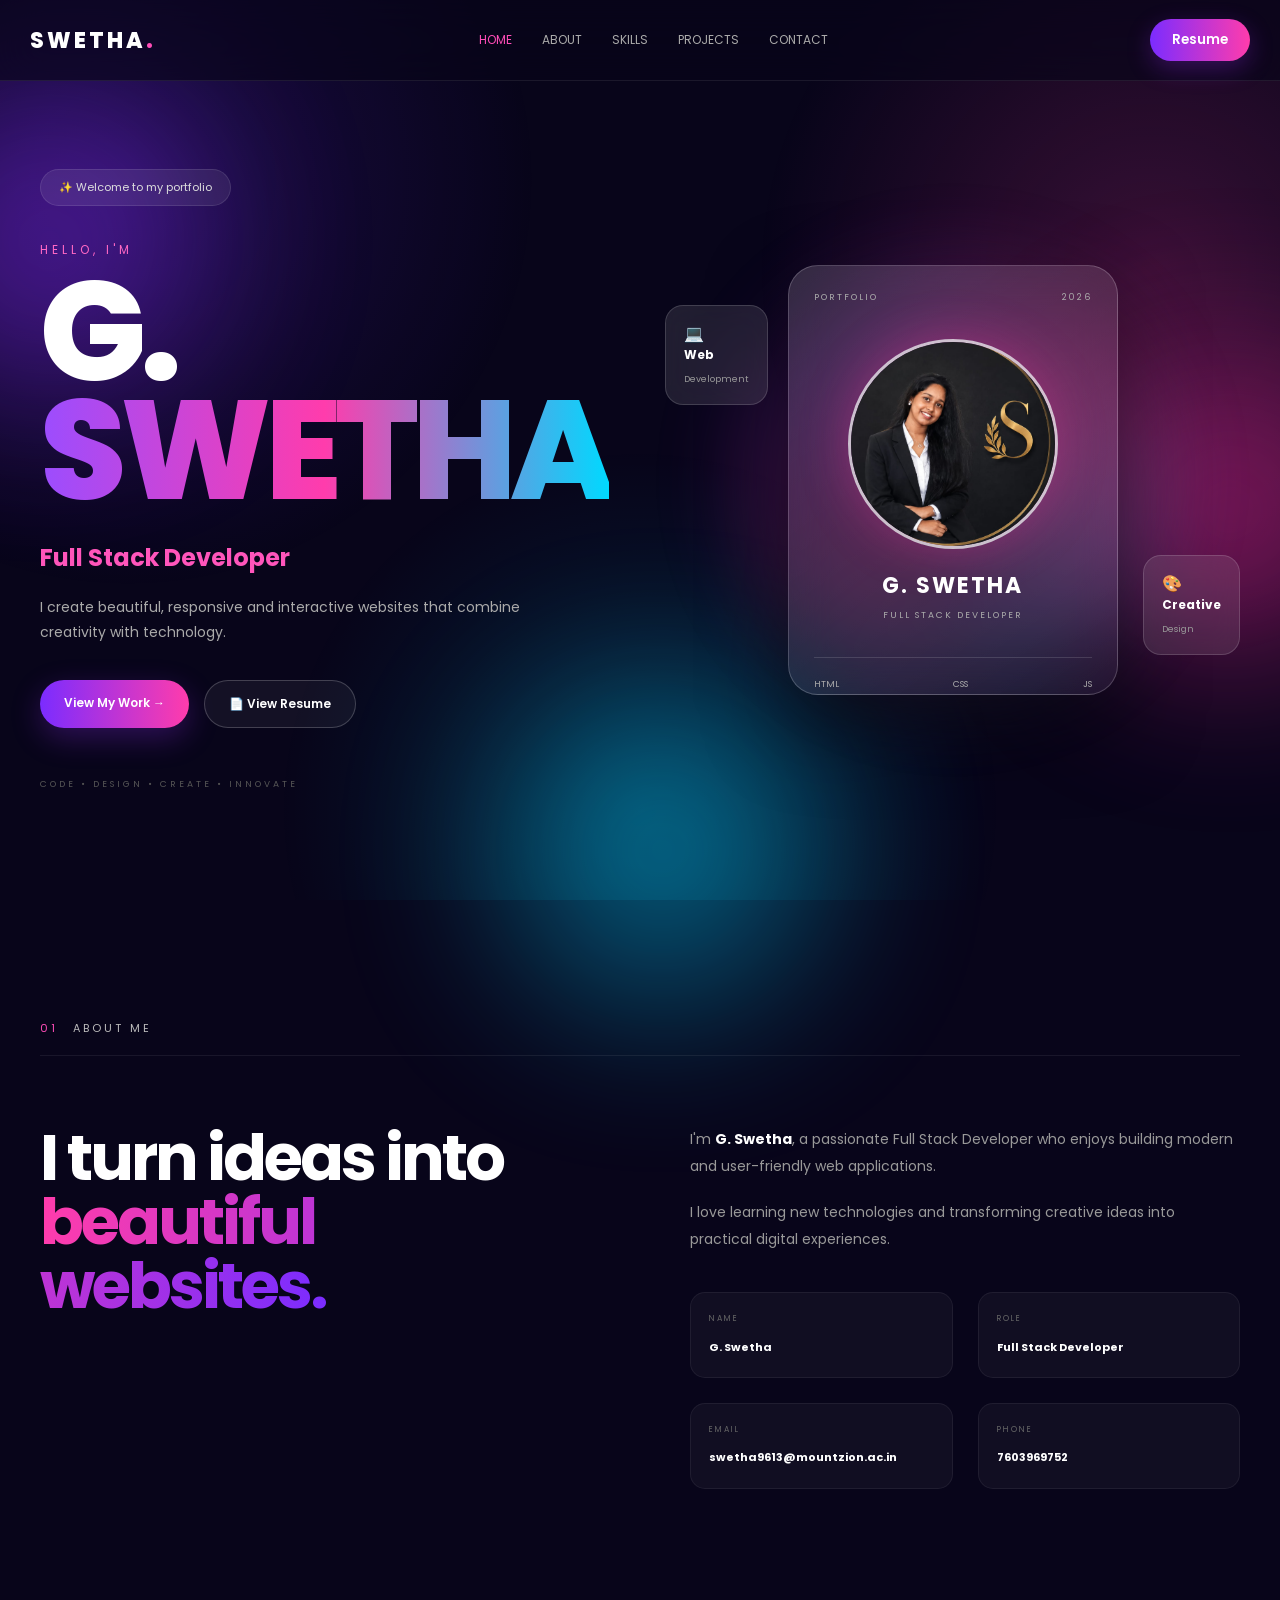
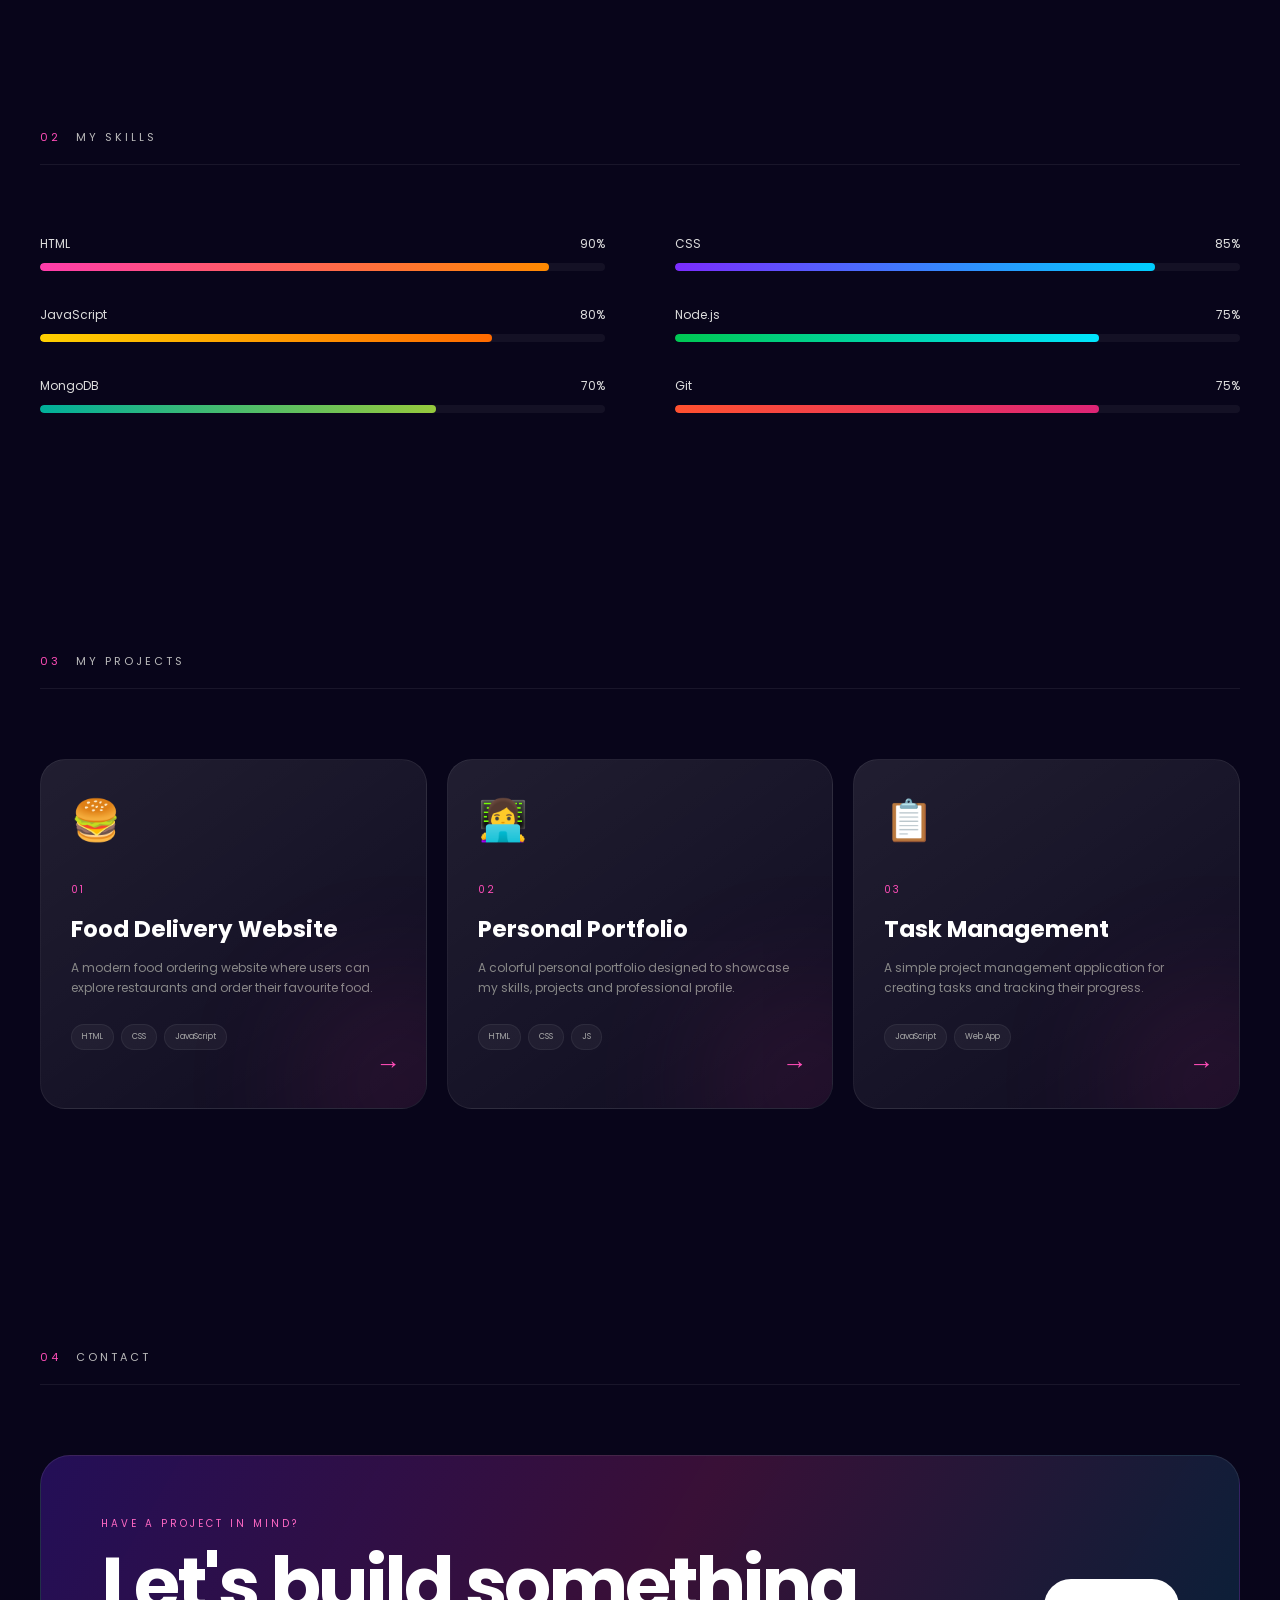
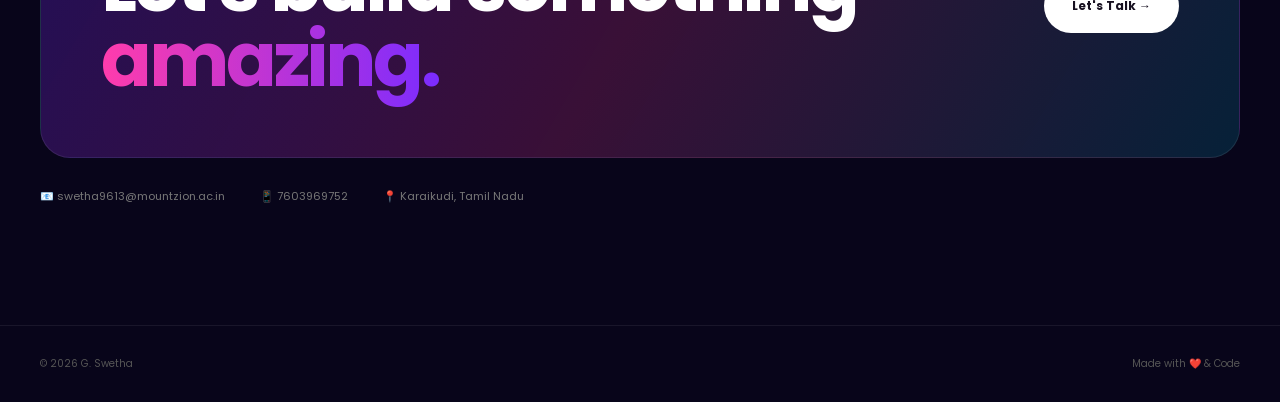
<file: index.html>
<!DOCTYPE html>
<html lang="en">
<head>
    <meta charset="UTF-8">
    <meta name="viewport" content="width=device-width, initial-scale=1.0">

    <title>G. Swetha | Portfolio</title>

    <link rel="stylesheet" href="style.css">

    <link href="https://fonts.googleapis.com/css2?family=Poppins:wght@300;400;500;600;700;800&display=swap" rel="stylesheet">
</head>

<body>

    <div class="blob blob1"></div>
    <div class="blob blob2"></div>
    <div class="blob blob3"></div>

    <header>
        <nav>
            <div class="logo">
                SWETHA<span>.</span>
            </div>

            <div class="nav-links">
                <a href="#home">Home</a>
                <a href="#about">About</a>
                <a href="#skills">Skills</a>
                <a href="#projects">Projects</a>
                <a href="#contact">Contact</a>
            </div>

            <button class="resume-btn" onclick="openResume()">
                Resume
            </button>
        </nav>
    </header>


    <section id="home" class="hero">

        <div class="hero-text">

            <div class="welcome">
                ✨ Welcome to my portfolio
            </div>

            <p class="small-title">HELLO, I'M</p>

            <h1>
                G.<br>
                <span>SWETHA</span>
            </h1>

            <h2>
                <span id="typing"></span>
            </h2>

            <p class="description">
                I create beautiful, responsive and interactive
                websites that combine creativity with technology.
            </p>

            <div class="hero-buttons">

                <a href="#projects" class="btn main-btn">
                    View My Work →
                </a>

                <button class="btn outline-btn" onclick="openResume()">
                    📄 View Resume
                </button>

            </div>

            <div class="social-text">
                CODE • DESIGN • CREATE • INNOVATE
            </div>

        </div>


        <div class="hero-card-area">

            <div class="glow-circle"></div>

            <div class="profile-card">

                <div class="card-top">
                    <span>PORTFOLIO</span>
                    <span>2026</span>
                </div>

                <img
                    class="profile-image"
                    src="image.png"
                    alt="G. Swetha"
                >

                <h3>G. SWETHA</h3>

                <p>FULL STACK DEVELOPER</p>

                <div class="card-line"></div>

                <div class="card-bottom">
                    <span>HTML</span>
                    <span>CSS</span>
                    <span>JS</span>
                </div>

            </div>

            <div class="floating-box box1">
                💻
                <strong>Web</strong>
                <small>Development</small>
            </div>

            <div class="floating-box box2">
                🎨
                <strong>Creative</strong>
                <small>Design</small>
            </div>

        </div>

    </section>


    <section id="about" class="section">

        <div class="section-heading">
            <span>01</span>
            ABOUT ME
        </div>

        <div class="about-grid">

            <div class="about-title">
                <h2>
                    I turn ideas into
                    <span>beautiful websites.</span>
                </h2>
            </div>

            <div class="about-text">

                <p>
                    I'm <strong>G. Swetha</strong>, a passionate
                    Full Stack Developer who enjoys building
                    modern and user-friendly web applications.
                </p>

                <p>
                    I love learning new technologies and
                    transforming creative ideas into practical
                    digital experiences.
                </p>

                <div class="info-grid">

                    <div class="info">
                        <small>NAME</small>
                        <strong>G. Swetha</strong>
                    </div>

                    <div class="info">
                        <small>ROLE</small>
                        <strong>Full Stack Developer</strong>
                    </div>

                    <div class="info">
                        <small>EMAIL</small>
                        <strong>swetha9613@mountzion.ac.in</strong>
                    </div>

                    <div class="info">
                        <small>PHONE</small>
                        <strong>7603969752</strong>
                    </div>

                </div>

            </div>

        </div>

    </section>


    <section id="skills" class="section">

        <div class="section-heading">
            <span>02</span>
            MY SKILLS
        </div>

        <div class="skills-container">

            <div class="skill">

                <div class="skill-name">
                    <span>HTML</span>
                    <span>90%</span>
                </div>

                <div class="progress">
                    <div class="progress-bar html"></div>
                </div>

            </div>


            <div class="skill">

                <div class="skill-name">
                    <span>CSS</span>
                    <span>85%</span>
                </div>

                <div class="progress">
                    <div class="progress-bar css"></div>
                </div>

            </div>


            <div class="skill">

                <div class="skill-name">
                    <span>JavaScript</span>
                    <span>80%</span>
                </div>

                <div class="progress">
                    <div class="progress-bar javascript"></div>
                </div>

            </div>


            <div class="skill">

                <div class="skill-name">
                    <span>Node.js</span>
                    <span>75%</span>
                </div>

                <div class="progress">
                    <div class="progress-bar node"></div>
                </div>

            </div>


            <div class="skill">

                <div class="skill-name">
                    <span>MongoDB</span>
                    <span>70%</span>
                </div>

                <div class="progress">
                    <div class="progress-bar mongo"></div>
                </div>

            </div>


            <div class="skill">

                <div class="skill-name">
                    <span>Git</span>
                    <span>75%</span>
                </div>

                <div class="progress">
                    <div class="progress-bar git"></div>
                </div>

            </div>

        </div>

    </section>


    <section id="projects" class="section">

        <div class="section-heading">
            <span>03</span>
            MY PROJECTS
        </div>

        <div class="project-grid">

            <div class="project-card">

                <div class="project-icon">
                    🍔
                </div>

                <span class="project-number">01</span>

                <h3>Food Delivery Website</h3>

                <p>
                    A modern food ordering website where
                    users can explore restaurants and order
                    their favourite food.
                </p>

                <div class="project-tags">
                    <span>HTML</span>
                    <span>CSS</span>
                    <span>JavaScript</span>
                </div>

                <div class="project-arrow">
                    →
                </div>

            </div>


            <div class="project-card">

                <div class="project-icon">
                    👩‍💻
                </div>

                <span class="project-number">02</span>

                <h3>Personal Portfolio</h3>

                <p>
                    A colorful personal portfolio designed
                    to showcase my skills, projects and
                    professional profile.
                </p>

                <div class="project-tags">
                    <span>HTML</span>
                    <span>CSS</span>
                    <span>JS</span>
                </div>

                <div class="project-arrow">
                    →
                </div>

            </div>


            <div class="project-card">

                <div class="project-icon">
                    📋
                </div>

                <span class="project-number">03</span>

                <h3>Task Management</h3>

                <p>
                    A simple project management application
                    for creating tasks and tracking their
                    progress.
                </p>

                <div class="project-tags">
                    <span>JavaScript</span>
                    <span>Web App</span>
                </div>

                <div class="project-arrow">
                    →
                </div>

            </div>

        </div>

    </section>


    <section id="contact" class="contact">

        <div class="section-heading">
            <span>04</span>
            CONTACT
        </div>

        <div class="contact-box">

            <div>

                <p class="contact-small">
                    HAVE A PROJECT IN MIND?
                </p>

                <h2>
                    Let's build something
                    <span>amazing.</span>
                </h2>

            </div>

            <a href="mailto:swetha9613@mountzion.ac.in"
               class="contact-button">
                Let's Talk →
            </a>

        </div>

        <div class="contact-details">

            <span>📧 swetha9613@mountzion.ac.in</span>

            <span>📱 7603969752</span>

            <span>📍 Karaikudi, Tamil Nadu</span>

        </div>

    </section>


    <footer>

        <div>
            © 2026 G. Swetha
        </div>

        <div>
            Made with ❤️ & Code
        </div>

    </footer>


    <!-- RESUME POPUP -->

    <div id="resumeModal" class="modal">

        <div class="resume-box">

            <div class="resume-header">

                <h3>MY RESUME</h3>

                <div>

                    <button onclick="downloadResume()">
                        Download
                    </button>

                    <button
                        class="close-btn"
                        onclick="closeResume()">
                        ✕
                    </button>

                </div>

            </div>

            <iframe
                src="resume.html"
                title="G. Swetha resume">
            </iframe>

        </div>

    </div>


    <script src="script.js"></script>

</body>
</html>
</file>
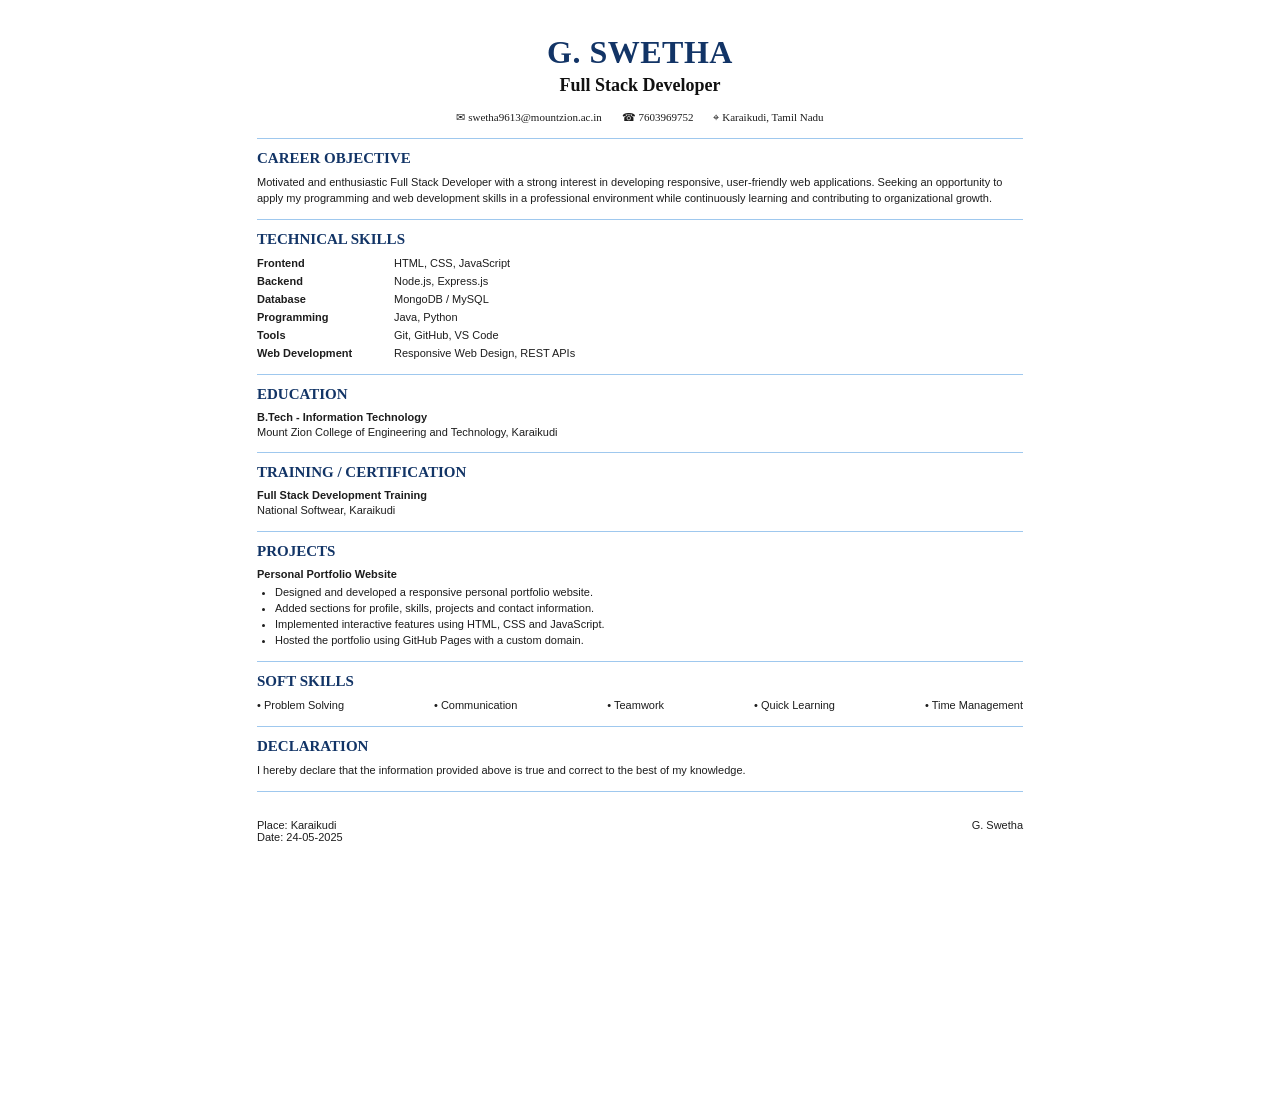
<file: resume.html>
<!DOCTYPE html>
<html lang="en">
<head>
    <meta charset="UTF-8">
    <meta name="viewport" content="width=device-width, initial-scale=1.0">
    <title>G. Swetha - Resume</title>
    <style>
        :root {
            color: #13294b;
            font-family: Georgia, "Times New Roman", serif;
        }

        * {
            box-sizing: border-box;
        }

        body {
            margin: 0;
            background: #fff;
            color: #1d1d1d;
        }

        .resume {
            width: min(100%, 850px);
            min-height: 1100px;
            margin: 0 auto;
            padding: 34px 42px 40px;
            background: white;
        }

        header {
            text-align: center;
            border-bottom: 1px solid #9fc8ee;
            padding-bottom: 14px;
        }

        h1 {
            margin: 0;
            color: #123466;
            font-size: 32px;
            letter-spacing: .5px;
        }

        .role {
            margin: 4px 0 15px;
            color: #111;
            font-size: 18px;
            font-weight: 700;
        }

        .contact {
            display: flex;
            justify-content: center;
            gap: 20px;
            flex-wrap: wrap;
            font-size: 11px;
        }

        section {
            border-bottom: 1px solid #9fc8ee;
            padding: 11px 0 12px;
        }

        h2 {
            margin: 0 0 8px;
            color: #123466;
            font-size: 15px;
            text-transform: uppercase;
        }

        p, li, .detail {
            font-family: Arial, sans-serif;
            font-size: 11px;
            line-height: 1.45;
        }

        p {
            margin: 0;
        }

        .skills {
            display: grid;
            grid-template-columns: 125px 1fr;
            gap: 2px 12px;
        }

        .label {
            font-weight: 700;
        }

        .education strong,
        .training strong,
        .project strong {
            display: block;
            font-family: Arial, sans-serif;
            font-size: 11px;
            margin-bottom: 2px;
        }

        ul {
            margin: 5px 0 0 18px;
            padding: 0;
        }

        .soft-skills {
            display: flex;
            justify-content: space-between;
            gap: 14px;
            flex-wrap: wrap;
        }

        .footer {
            display: flex;
            justify-content: space-between;
            margin-top: 27px;
            font-family: Arial, sans-serif;
            font-size: 11px;
        }

        @media (max-width: 600px) {
            .resume {
                padding: 24px 20px;
            }

            h1 {
                font-size: 26px;
            }

            .skills {
                grid-template-columns: 105px 1fr;
            }
        }
    </style>
</head>
<body>
    <main class="resume">
        <header>
            <h1>G. SWETHA</h1>
            <div class="role">Full Stack Developer</div>
            <div class="contact">
                <span>✉ swetha9613@mountzion.ac.in</span>
                <span>☎ 7603969752</span>
                <span>⌖ Karaikudi, Tamil Nadu</span>
            </div>
        </header>

        <section>
            <h2>Career Objective</h2>
            <p>Motivated and enthusiastic Full Stack Developer with a strong interest in developing responsive, user-friendly web applications. Seeking an opportunity to apply my programming and web development skills in a professional environment while continuously learning and contributing to organizational growth.</p>
        </section>

        <section>
            <h2>Technical Skills</h2>
            <div class="skills detail">
                <span class="label">Frontend</span><span>HTML, CSS, JavaScript</span>
                <span class="label">Backend</span><span>Node.js, Express.js</span>
                <span class="label">Database</span><span>MongoDB / MySQL</span>
                <span class="label">Programming</span><span>Java, Python</span>
                <span class="label">Tools</span><span>Git, GitHub, VS Code</span>
                <span class="label">Web Development</span><span>Responsive Web Design, REST APIs</span>
            </div>
        </section>

        <section class="education">
            <h2>Education</h2>
            <strong>B.Tech - Information Technology</strong>
            <div class="detail">Mount Zion College of Engineering and Technology, Karaikudi</div>
        </section>

        <section class="training">
            <h2>Training / Certification</h2>
            <strong>Full Stack Development Training</strong>
            <div class="detail">National Softwear, Karaikudi</div>
        </section>

        <section class="project">
            <h2>Projects</h2>
            <strong>Personal Portfolio Website</strong>
            <ul>
                <li>Designed and developed a responsive personal portfolio website.</li>
                <li>Added sections for profile, skills, projects and contact information.</li>
                <li>Implemented interactive features using HTML, CSS and JavaScript.</li>
                <li>Hosted the portfolio using GitHub Pages with a custom domain.</li>
            </ul>
        </section>

        <section>
            <h2>Soft Skills</h2>
            <div class="soft-skills detail">
                <span>• Problem Solving</span>
                <span>• Communication</span>
                <span>• Teamwork</span>
                <span>• Quick Learning</span>
                <span>• Time Management</span>
            </div>
        </section>

        <section>
            <h2>Declaration</h2>
            <p>I hereby declare that the information provided above is true and correct to the best of my knowledge.</p>
        </section>

        <div class="footer">
            <span>Place: Karaikudi<br>Date: 24-05-2025</span>
            <span>G. Swetha</span>
        </div>
    </main>
</body>
</html>
</file>
<file: style.css>
* {
    margin: 0;
    padding: 0;
    box-sizing: border-box;
}

html {
    scroll-behavior: smooth;
}

body {
    font-family: "Poppins", sans-serif;
    background: #08051a;
    color: white;
    overflow-x: hidden;
}

a {
    text-decoration: none;
    color: inherit;
}

button {
    font-family: inherit;
    cursor: pointer;
}


/* COLORFUL BACKGROUND */

body::before {
    content: "";
    position: fixed;
    inset: 0;

    background:
        radial-gradient(circle at 10% 20%, #6c2cff33, transparent 30%),
        radial-gradient(circle at 90% 30%, #ff3ca633, transparent 30%),
        radial-gradient(circle at 50% 90%, #00d9ff22, transparent 35%);

    z-index: -3;
}


/* BLOBS */

.blob {
    position: fixed;
    width: 300px;
    height: 300px;

    border-radius: 50%;

    filter: blur(90px);

    opacity: .45;

    z-index: -2;

    animation: blobMove 12s infinite alternate;
}

.blob1 {
    background: #8b2cff;
    top: 10%;
    left: -100px;
}

.blob2 {
    background: #ff2ca3;
    right: -100px;
    top: 40%;
    animation-delay: 3s;
}

.blob3 {
    background: #00cfff;
    bottom: -100px;
    left: 40%;
    animation-delay: 6s;
}

@keyframes blobMove {

    0% {
        transform: translate(0, 0);
    }

    100% {
        transform: translate(100px, 80px) scale(1.2);
    }

}


/* NAVBAR */

header {
    position: fixed;

    top: 0;
    width: 100%;

    z-index: 1000;

    background: rgba(8, 5, 26, .65);

    backdrop-filter: blur(20px);

    border-bottom: 1px solid rgba(255,255,255,.08);
}

nav {
    max-width: 1300px;

    height: 80px;

    margin: auto;

    padding: 0 30px;

    display: flex;

    align-items: center;

    justify-content: space-between;
}

.logo {
    font-size: 22px;

    font-weight: 800;

    letter-spacing: 3px;
}

.logo span {
    color: #ff4db8;
}

.nav-links {
    display: flex;
    gap: 30px;
}

.nav-links a {
    color: #aaa;

    font-size: 12px;

    text-transform: uppercase;

    transition: .3s;
}

.nav-links a:hover,
.nav-links a.active {
    color: #ff4db8;
}

.resume-btn {
    border: none;

    padding: 11px 22px;

    border-radius: 30px;

    color: white;

    font-weight: 600;

    background:
        linear-gradient(90deg,#7b2cff,#ff3cac);

    box-shadow:
        0 8px 25px #a22cff44;
}


/* HERO */

.hero {
    min-height: 100vh;

    max-width: 1300px;

    margin: auto;

    padding: 140px 40px 80px;

    display: grid;

    grid-template-columns: 1fr 1fr;

    align-items: center;

    gap: 50px;
}

.welcome {
    display: inline-block;

    padding: 9px 18px;

    border-radius: 30px;

    background: rgba(255,255,255,.08);

    border: 1px solid rgba(255,255,255,.1);

    color: #ddd;

    font-size: 11px;
}

.small-title {
    margin-top: 35px;

    color: #ff68c4;

    font-size: 12px;

    letter-spacing: 4px;
}

.hero h1 {
    font-size: clamp(80px, 11vw, 150px);

    line-height: .85;

    margin-top: 12px;

    letter-spacing: -7px;

    font-weight: 800;
}

.hero h1 span {

    background:
        linear-gradient(
            90deg,
            #9b4dff,
            #ff3cac,
            #00d9ff
        );

    -webkit-background-clip: text;

    -webkit-text-fill-color: transparent;
}

.hero h2 {
    margin-top: 30px;

    font-size: 24px;

    color: #ddd;
}

#typing {
    color: #ff55bb;
}

.description {
    max-width: 520px;

    margin-top: 20px;

    color: #aaa;

    line-height: 1.8;

    font-size: 14px;
}

.hero-buttons {
    display: flex;

    gap: 15px;

    margin-top: 35px;

    flex-wrap: wrap;
}

.btn {
    padding: 14px 24px;

    border-radius: 30px;

    font-size: 12px;

    font-weight: 600;

    transition: .3s;
}

.main-btn {
    background:
        linear-gradient(
            90deg,
            #7b2cff,
            #ff3cac
        );

    box-shadow:
        0 10px 30px #9b2cff44;
}

.main-btn:hover {
    transform: translateY(-4px);
}

.outline-btn {
    border: 1px solid #ffffff33;

    color: white;

    background: rgba(255,255,255,.05);
}

.outline-btn:hover {
    border-color: #ff4db8;
}

.social-text {
    margin-top: 50px;

    color: #555;

    font-size: 9px;

    letter-spacing: 3px;
}


/* HERO CARD */

.hero-card-area {
    height: 550px;

    position: relative;

    display: flex;

    align-items: center;

    justify-content: center;
}

.glow-circle {
    position: absolute;

    width: 420px;

    height: 420px;

    border-radius: 50%;

    background:
        linear-gradient(
            135deg,
            #7b2cff,
            #ff3cac,
            #00d9ff
        );

    filter: blur(45px);

    opacity: .25;

    animation: pulseGlow 4s infinite alternate;
}

@keyframes pulseGlow {

    from {
        transform: scale(.9);
    }

    to {
        transform: scale(1.1);
    }

}


/* PROFILE CARD */

.profile-card {

    position: relative;

    z-index: 3;

    width: 330px;

    height: 430px;

    padding: 25px;

    border-radius: 30px;

    background:
        linear-gradient(
            145deg,
            rgba(255,255,255,.15),
            rgba(255,255,255,.04)
        );

    border: 1px solid rgba(255,255,255,.2);

    backdrop-filter: blur(20px);

    box-shadow:
        0 30px 80px rgba(0,0,0,.5);

    transition: .5s;
}

.profile-card:hover {
    transform:
        rotateY(8deg)
        rotateX(5deg)
        translateY(-10px);
}

.card-top {
    display: flex;

    justify-content: space-between;

    color: #aaa;

    font-size: 9px;

    letter-spacing: 2px;
}

.profile-image {

    width: 210px;

    height: 210px;

    margin: 35px auto 20px;

    border-radius: 50%;

    display: block;

    object-fit: cover;

    border: 3px solid rgba(255,255,255,.7);

    box-shadow:
        0 0 50px #ff3cac55;
}

.profile-card h3 {
    text-align: center;

    font-size: 22px;

    letter-spacing: 2px;
}

.profile-card p {
    text-align: center;

    color: #aaa;

    margin-top: 7px;

    font-size: 9px;

    letter-spacing: 2px;
}

.card-line {
    height: 1px;

    background: #ffffff22;

    margin: 35px 0 20px;
}

.card-bottom {
    display: flex;

    justify-content: space-between;

    color: #aaa;

    font-size: 9px;
}


/* FLOATING CARDS */

.floating-box {
    position: absolute;

    z-index: 5;

    padding: 15px 18px;

    border-radius: 18px;

    background: rgba(255,255,255,.1);

    border: 1px solid rgba(255,255,255,.15);

    backdrop-filter: blur(15px);

    animation: float 3s ease-in-out infinite;
}

.floating-box strong {
    display: block;

    font-size: 12px;
}

.floating-box small {
    color: #999;

    font-size: 9px;
}

.box1 {
    left: 0;
    top: 100px;
}

.box2 {
    right: 0;
    bottom: 100px;

    animation-delay: 1s;
}

@keyframes float {

    50% {
        transform: translateY(-15px);
    }

}


/* SECTION */

.section {
    max-width: 1300px;

    margin: auto;

    padding: 120px 40px;
}

.section-heading {

    display: flex;

    align-items: center;

    gap: 15px;

    padding-bottom: 18px;

    border-bottom: 1px solid #ffffff12;

    color: #bbb;

    font-size: 11px;

    letter-spacing: 3px;
}

.section-heading span {
    color: #ff4db8;
}


/* ABOUT */

.about-grid {

    display: grid;

    grid-template-columns: 1fr 1fr;

    gap: 100px;

    padding-top: 70px;
}

.about-title h2 {

    font-size: clamp(40px,5vw,70px);

    line-height: 1;

    letter-spacing: -3px;
}

.about-title span {
    background:
        linear-gradient(
            90deg,
            #ff3cac,
            #7b2cff
        );

    -webkit-background-clip: text;

    -webkit-text-fill-color: transparent;
}

.about-text {

    color: #999;

    font-size: 14px;

    line-height: 1.9;
}

.about-text p + p {
    margin-top: 20px;
}

.about-text strong {
    color: white;
}

.info-grid {

    margin-top: 40px;

    display: grid;

    grid-template-columns: 1fr 1fr;

    gap: 25px;
}

.info {

    padding: 18px;

    border-radius: 15px;

    background: rgba(255,255,255,.04);

    border: 1px solid #ffffff10;
}

.info small {
    display: block;

    color: #666;

    font-size: 8px;

    letter-spacing: 2px;

    margin-bottom: 6px;
}

.info strong {
    font-size: 11px;
}


/* SKILLS */

.skills-container {

    padding-top: 70px;

    display: grid;

    grid-template-columns: 1fr 1fr;

    gap: 35px 70px;
}

.skill-name {

    display: flex;

    justify-content: space-between;

    margin-bottom: 10px;

    font-size: 12px;

    color: #ddd;
}

.progress {

    width: 100%;

    height: 8px;

    background: #ffffff0d;

    border-radius: 20px;

    overflow: hidden;
}

.progress-bar {

    height: 100%;

    border-radius: 20px;

    animation: progress 2s ease;
}

.html {
    width: 90%;
    background: linear-gradient(90deg,#ff3cac,#ff8a00);
}

.css {
    width: 85%;
    background: linear-gradient(90deg,#7b2cff,#00cfff);
}

.javascript {
    width: 80%;
    background: linear-gradient(90deg,#ffd000,#ff6a00);
}

.node {
    width: 75%;
    background: linear-gradient(90deg,#00c853,#00e5ff);
}

.mongo {
    width: 70%;
    background: linear-gradient(90deg,#00b09b,#96c93d);
}

.git {
    width: 75%;
    background: linear-gradient(90deg,#ff512f,#dd2476);
}

@keyframes progress {

    from {
        width: 0;
    }

}


/* PROJECTS */

.project-grid {

    padding-top: 70px;

    display: grid;

    grid-template-columns:
        repeat(3,1fr);

    gap: 20px;
}

.project-card {

    position: relative;

    min-height: 350px;

    padding: 30px;

    border-radius: 25px;

    background:
        linear-gradient(
            145deg,
            rgba(255,255,255,.1),
            rgba(255,255,255,.03)
        );

    border: 1px solid #ffffff12;

    transition: .4s;

    overflow: hidden;
}

.project-card::before {

    content: "";

    position: absolute;

    width: 150px;

    height: 150px;

    border-radius: 50%;

    background: #ff3cac;

    filter: blur(80px);

    opacity: .2;

    right: -50px;

    bottom: -50px;
}

.project-card:hover {

    transform: translateY(-10px);

    border-color: #ff4db8;

    box-shadow:
        0 20px 50px #ff3cac22;
}

.project-icon {

    font-size: 40px;

    margin-bottom: 25px;
}

.project-number {

    color: #ff4db8;

    font-size: 10px;

    letter-spacing: 2px;
}

.project-card h3 {

    margin-top: 12px;

    font-size: 23px;
}

.project-card p {

    margin-top: 12px;

    color: #888;

    font-size: 12px;

    line-height: 1.7;
}

.project-tags {

    display: flex;

    flex-wrap: wrap;

    gap: 7px;

    margin-top: 25px;
}

.project-tags span {

    padding: 6px 10px;

    border-radius: 20px;

    background: #ffffff0b;

    border: 1px solid #ffffff10;

    color: #aaa;

    font-size: 8px;
}

.project-arrow {

    position: absolute;

    right: 25px;

    bottom: 25px;

    font-size: 25px;

    color: #ff4db8;
}


/* CONTACT */

.contact {

    max-width: 1300px;

    margin: auto;

    padding: 120px 40px;
}

.contact-box {

    margin-top: 70px;

    padding: 60px;

    border-radius: 30px;

    background:
        linear-gradient(
            120deg,
            #722cff44,
            #ff3cac33,
            #00d9ff22
        );

    border: 1px solid #ffffff15;

    display: flex;

    align-items: center;

    justify-content: space-between;

    gap: 40px;
}

.contact-small {

    color: #ff69c4;

    font-size: 10px;

    letter-spacing: 3px;
}

.contact-box h2 {

    margin-top: 15px;

    max-width: 800px;

    font-size: clamp(40px,6vw,75px);

    line-height: 1;

    letter-spacing: -3px;
}

.contact-box h2 span {

    background:
        linear-gradient(
            90deg,
            #ff3cac,
            #7b2cff
        );

    -webkit-background-clip: text;

    -webkit-text-fill-color: transparent;
}

.contact-button {

    flex-shrink: 0;

    padding: 18px 28px;

    border-radius: 30px;

    background: white;

    color: #171020;

    font-weight: 700;

    font-size: 12px;

    transition: .3s;
}

.contact-button:hover {

    transform: scale(1.05);

}

.contact-details {

    display: flex;

    gap: 35px;

    margin-top: 30px;

    color: #777;

    font-size: 11px;

    flex-wrap: wrap;
}


/* FOOTER */

footer {

    max-width: 1300px;

    margin: auto;

    padding: 30px 40px;

    border-top: 1px solid #ffffff12;

    display: flex;

    justify-content: space-between;

    color: #555;

    font-size: 10px;
}


/* RESUME MODAL */

.modal {

    position: fixed;

    inset: 0;

    background: rgba(5,3,15,.92);

    backdrop-filter: blur(15px);

    z-index: 2000;

    display: none;

    align-items: center;

    justify-content: center;

    padding: 25px;
}

.modal.active {

    display: flex;

}

.resume-box {

    width: min(1000px,100%);

    height: 90vh;

    background: #151020;

    border: 1px solid #ffffff22;

    border-radius: 20px;

    overflow: hidden;

    box-shadow:
        0 30px 100px #000;
}

.resume-header {

    height: 60px;

    padding: 0 20px;

    display: flex;

    align-items: center;

    justify-content: space-between;

    border-bottom: 1px solid #ffffff15;
}

.resume-header h3 {

    font-size: 12px;

    letter-spacing: 2px;
}

.resume-header button {

    padding: 8px 15px;

    border: 1px solid #ffffff22;

    background: #ffffff0b;

    color: white;

    border-radius: 20px;

    font-size: 10px;
}

.close-btn {

    margin-left: 8px;
}

.resume-box iframe {

    width: 100%;

    height: calc(100% - 60px);

    border: none;
}


/* MOBILE */

@media(max-width: 900px) {

    .nav-links {
        display: none;
    }

    .hero {

        grid-template-columns: 1fr;

        padding-top: 130px;
    }

    .hero-card-area {
        min-height: 500px;
    }

    .about-grid {
        grid-template-columns: 1fr;
        gap: 40px;
    }

    .project-grid {
        grid-template-columns: 1fr 1fr;
    }

    .contact-box {
        flex-direction: column;
        align-items: flex-start;
    }

}

@media(max-width: 600px) {

    nav {
        padding: 0 20px;
    }

    .hero {
        padding-left: 25px;
        padding-right: 25px;
    }

    .hero h1 {
        font-size: 80px;
    }

    .profile-card {
        width: 270px;
        height: 380px;
    }

    .profile-image {
        width: 165px;
        height: 165px;
    }

    .box1 {
        left: 0;
    }

    .box2 {
        right: 0;
    }

    .section,
    .contact {
        padding-left: 25px;
        padding-right: 25px;
    }

    .skills-container {
        grid-template-columns: 1fr;
    }

    .project-grid {
        grid-template-columns: 1fr;
    }

    .info-grid {
        grid-template-columns: 1fr;
    }

    .contact-box {
        padding: 35px 25px;
    }

    footer {
        padding-left: 25px;
        padding-right: 25px;

        flex-direction: column;

        gap: 10px;
    }

}
</file>
